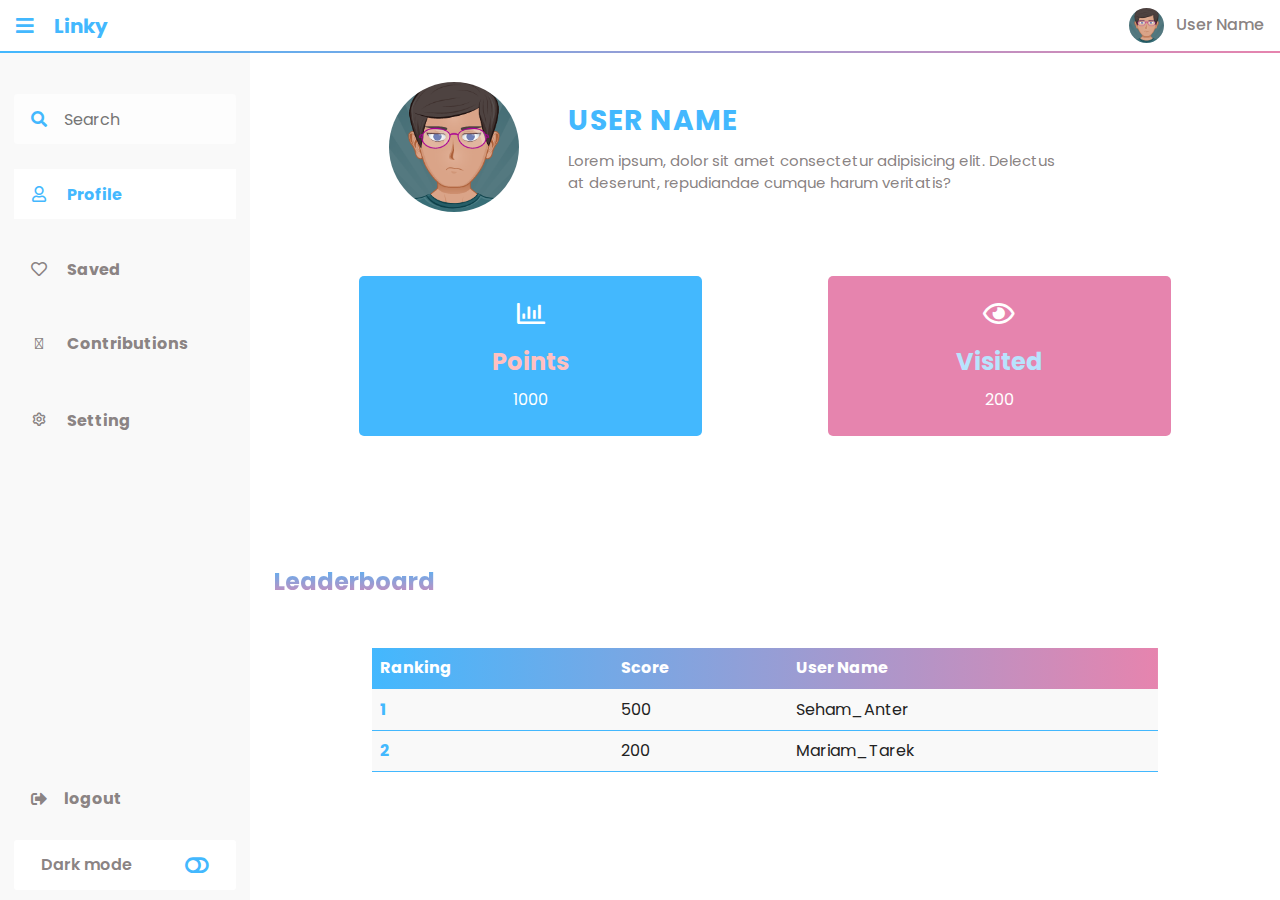
<file: profile.html>
<!DOCTYPE html>
<html lang="en">

<!-- Required meta tags -->
<meta charset="UTF-8">
<meta http-equiv="X-UA-Compatible" content="IE=edge">
<meta name="viewport" content="width=device-width, initial-scale=1, shrink-to-fit=no">
<!------------>
<!-- BOXICONS -->
<link rel="icon" type="image/x" href="images/icon1.png">
<link rel="stylesheet" href="https://cdn.jsdelivr.net/npm/boxicons@latest/css/boxicons.min.css">
<!-------------->
<!-- Bootstrap CSS -->
<link rel="stylesheet" href="sass/bootstrap.min.css">
<link rel="stylesheet" href="https://pro.fontawesome.com/releases/v5.10.0/css/all.css"
    integrity="sha384-AYmEC3Yw5cVb3ZcuHtOA93w35dYTsvhLPVnYs9eStHfGJvOvKxVfELGroGkvsg+p" crossorigin="anonymous" />
<!---------------->
<!-- CSS & icons -->
<link rel="stylesheet" href="normalize.css" />
<link rel="stylesheet" href="https://use.fontawesome.com/releases/v5.7.2/css/all.css">
<link rel="stylesheet" href="sass/style/general.css" />

<link
    href="https://fonts.googleapis.com/css2?family=Oswald:wght@500;600;700&family=Poppins:ital,wght@0,300;0,400;0,500;0,600;0,700;0,800;0,900;1,200&display=swap"
    rel="stylesheet">
<link rel="icon" type="image/x-icon" href="assets/logo.png">


<!-------------->
<script src="https://code.jquery.com/jquery-3.3.1.slim.min.js"
    integrity="sha384-q8i/X+965DzO0rT7abK41JStQIAqVgRVzpbzo5smXKp4YfRvH+8abtTE1Pi6jizo"
    crossorigin="anonymous"></script>
<title>Linky</title>
</head>

<body>
    <!-- start nav section -->
    <nav class="nav position-fixed profle__nav" id="nav">
        <div class="container-fluid p-0 m-0">
            <nav class="navbar navbar-expand-lg  ">
                <div class="d-flex align-items-center  justify-content-between gap-4 w-100 px-3 position-relative">
                    <div class="nav__right">
                        <a class="fs-5 me-3">
                            <i class="fas fa-bars" id="btn" onclick="toggleSidebar()"></i>
                        </a>
                        <a class="navbar-brand" href="index.html">Linky</a>
                    </div>
                    <div class="profile-information">
                        <img src="assets/avatar.png" class="img-fluid me-2 profile-img " alt="profiel picture">
                        <span class="text-capitalize">User name</span>
                    </div>
                </div>
            </nav>
        </div>
    </nav>
    <!-- end nav section -->
    <!-- start sidebar section -->

    <aside class="sidebar position-fixed pt-md-4 ">

        <div class="sidebar__menu ">
            <ul class="sidebar__list list-unstyled">

                <li data-toggle="disabled">
                    <form class="d-flex justify-content-between align-items-center">
                        <input type="submit" class="fas" value="&#xf002;">
                        <input type="search" data-toggle="disabled" class="rounded-1 pe-3" placeholder="Search">
                    </form>
                </li>
                <li data-toggle="profile__user" class="active">
                    <a href="#">
                        <i class="far fa-user"></i>
                        <span class="links_name text-capitalize">Profile</span>
                    </a>
                </li>
                <li data-toggle="profile__saved">
                    <a href="#">
                        <i class="far fa-heart" data-toggle="profile__saved"></i>
                        <span class=" links_name text-capitalize">saved</span>

                    </a>
                </li>
                <!--  -->
                <li data-toggle="profile__contribution">
                    <a href="#">
                        <i class="fad fa-upload"></i>
                        <span class=" links_name text-capitalize">Contributions</span>
                    </a>
                </li>
                <!--  -->
                <!--  -->
                <li data-toggle="profile__setting">
                    <a href="#">
                        <i class=" bx bx-cog "></i>
                        <span class=" links_name text-capitalize">setting</span>
                    </a>
                </li>
                <!--  -->
            </ul>
            <div class="sidebar__bottom d-flex flex-column align-items-start gap-3">

                <a href="#">
                    <i class="fas fa-sign-out-alt"></i>
                    <span class="links_name">logout</span>
                </a>


                <button
                    class="d-flex justify-content-around rounded-1 align-items-center w-100 change-theme-button profile_change-theme">
                    <span class="links_name">Dark mode</span>
                    <i class=" change-theme fas fa-toggle-off"></i>
                </button>

            </div>
        </div>
    </aside>

    <!-- end sidebar section -->
    <!-- start profile section -->
    <div class="profile position-absolute pb-3">

        <div class="profile__container  container pt-3">
            <div class="container-fluid active  profile__user p-0 profile__content">
                <div class="container-fluid d-flex justify-content-between mb-5 align-items-center">
                    <!-- start heading message -->
                    <div
                        class="profile_heading col-12 mt-3 d-flex justify-content-center flex-column flex-md-row text-center text-md-start align-items-center">
                        <figure class="col-md-2 me-3 col-12 ">
                            <img src="./assets/avatar.png" class="img-fluid" alt="personal img">
                        </figure>
                        <div class="profile_heading-details  col-md-9 col-lg-7 col-12">
                            <h2 class="text-uppercase fs-3">User Name</h2>
                            <p>Lorem ipsum, dolor sit amet consectetur adipisicing elit. Delectus at deserunt,
                                repudiandae cumque harum veritatis?</p>
                        </div>
                    </div>

                    <!-- end heading message -->
                </div>

                <!-- ========== start Dashboard ========== -->
                <div class="profile__point mb-5 mb-sm-0">
                    <div class="profile__point-container row gap-3">
                        <div class=" col-lg-4 col-sm-5 col-12 text-center p-4 ">
                            <i class="far fa-chart-bar mb-3 fs-3 icon"></i>
                            <h2 class="fs-4 text-capitalize">points</h2>
                            <span>1000</span>
                        </div>
                        <div class="col-lg-4 col-sm-5 col-12 text-center p-4 ">
                            <i class="far fa-eye mb-3 fs-3 icon"></i>
                            <h2 class="fs-4 text-capitalize">visited</h2>
                            <span>200</span>
                        </div>
                    </div>
                </div>
                <!-- ========== End Dashboard ========== -->

                <!-- ========== start Rate ========== -->
                <div class="container profile__rate">
                    <h3 class="text-capitalize fs-4 mb-md-5 mb-4 ">Leaderboard</h3>
                    <div class="row ">
                        <div class="table-responsive-sm">
                            <table class="table  ">
                                <thead>
                                    <tr>
                                        <th class="text-capitalize" scope="col">ranking</th>
                                        <th class="text-capitalize" scope="col">score</th>
                                        <th class="text-capitalize" scope="col">User name</th>
                                    </tr>
                                </thead>
                                <tbody>
                                    <tr>
                                        <th style="color:var(--gradient-1)" scope="row">1</th>

                                        <td>500</td>
                                        <td>Seham_Anter</td>
                                    </tr>
                                    <tr>
                                        <th style="color:var(--gradient-1)" scope="row">2</th>

                                        <td>200</td>
                                        <td>Mariam_Tarek</td>
                                    </tr>
                                </tbody>
                            </table>
                        </div>
                    </div>
                </div>
                <!-- ========== End Rate ========== -->

            </div>
            <!-- ========== start saved page ========== -->
            <div class="container  ms-lg-3 profile__saved  favorite profile__content">
                <div class="heading mb-5 mt-3">
                    <h2 class="text-capitalize m-auto">Saved items</h2>
                </div>
                <!-- ==== When user don't have saved items -->
                <div class="row">
                    <div class="empty-saved col-12 d-flex align-items-center ">

                        <p class="text-capitalize text-center ">
                            you don't have items yet
                        </p>

                    </div>
                </div>
                <!-- ==== When user don't have saved items -->
                <div class="row  gap-4">

                    <div class="saved p-4 col-lg-5  col-12">
                        <h3 class="text-capitalize fs-5 mb-3"> heading</h3>
                        <p class="mb-5">
                            Lorem ipsum dolor sit amet consectetur adipisicing elit.
                        </p>
                        <div class="saved__information  d-flex justify-content-between align-items-center">
                            <span class="saved__information-categroy"># categroy</span>
                            <span class="saved__information-date">12 /10</span>
                        </div>
                    </div>


                </div>
            </div>
            <!-- ========== end saved page ========== -->

            <!-- ========== start  Contribution ========== -->
            <div class="container  ms-lg-3 profile__contribution  contribution    profile__content">
                <div class="heading m-md-3 m-auto col-md-10">
                    <h2 class="text-capitalize me-auto">My Contributions</h2>

                    <div class="CntHeader row d-flex mx-0 my-3 text-bold ">
                        <h5 class="ms-auto col-6">Title</h5>
                        <h5 class="col-6 text-end">Status</h5>
                    </div>
                    <hr>
                    <ul class="p-0  contribution__links ">
                        <li class="accepted d-flex"><span class="ms-0 col-6" title="3/11/2022">how to be a problem
                                solver</span> <span class="ms-auto text-end col-6"><i class="fas fa-eye mx-3"
                                    title="View"></i><span>Accepted</span></span>
                        </li>
                        <hr>
                        <li title="3/11/2022" class="pending d-flex"><span class="ms-0 col-6">how to be a problem
                                solver</span> <span class="ms-auto text-end col-6"><i title="Cancel"
                                    class="far fa-times-circle"></i><i title="Edit"
                                    class="far fa-edit mx-3"></i><span>Pending</span></span>
                        </li>
                        <hr>
                        <li title="3/11/2022" class="accepted d-flex"><span class="ms-0 col-6">how to be a problem
                                solver</span> <span class="ms-auto text-end col-6"><i class="fas fa-eye mx-3"
                                    title="View"></i><span>Accepted</span></span>
                        </li>
                        <hr>
                        <li title="3/11/2022" class="pending d-flex"><span class="ms-0 col-6">how to be a problem
                                solver</span> <span class="ms-auto text-end col-6"><i title="Cancel"
                                    class="far fa-times-circle"></i><i title="Edit"
                                    class="far fa-edit mx-3"></i><span>Pending</span></span>
                        </li>
                        <hr>
                        <li title="3/11/2022" class="accepted d-flex"><span class="ms-0 col-6">how to be a problem
                                solver</span> <span class="ms-auto text-end col-6"><i class="fas fa-eye mx-3"
                                    title="View"></i><span>Accepted</span></span>
                        </li>
                        <hr>
                        <li title="3/11/2022" class="rejected d-flex"><span class="ms-0 col-6">how to be a problem
                                solver</span> <span class="ms-auto text-end col-6 "><i title="Remove"
                                    class="fas fa-trash mx-3"></i>
                                <span>Rejected</span></span>
                        </li>
                        <hr>
                        <li title="3/11/2022" class="rejected d-flex"><span class="ms-0 col-6">how to be a problem
                                solver</span> <span class="ms-auto text-end col-6"><i title="Remove"
                                    class="fas fa-trash mx-3"></i><span>rejected</span></span>
                        </li>
                        <hr>
                        <li title="3/11/2022" class="accepted d-flex"><span class="ms-0 col-6">how to be a problem
                                solver</span> <span class="ms-auto text-end col-6 "><i class="fas fa-eye mx-3"
                                    title="View"></i><span>Accepted</span></span>
                        </li>
                        <hr>
                    </ul>
                </div>
            </div>
            <!-- End Contribution -->

            <!-- ========== start  setting ========== -->
            <div class="container  ms-lg-3 profile__setting    profile__content">
                <div class="heading mb-5 mt-3">
                    <h2 class="text-capitalize me-auto">Personal information </h2>
                </div>
                <form>
                    <div class="form-group row">
                        <div class="picture  col-3 m-auto">
                            <div class="avatar-upload">
                                <div class="avatar-edit">
                                    <input type='file' id="imageUpload" accept=".png, .jpg, .jpeg" />
                                    <label for="imageUpload"><i class='bx bx-pencil'></i></label>
                                </div>
                                <div class="avatar-preview">
                                    <div id="imagePreview"
                                        style="background-image: url('https://img.freepik.com/free-vector/illustration-user-avatar-icon_53876-5907.jpg?w=740&t=st=1665856654~exp=1665857254~hmac=ade438076f6559c62ef63be0ce32fb92218c83722f3312dad9f4a1a4588ba010');">
                                    </div>
                                </div>
                            </div>
                        </div>
                        <div class="info p-3 mt-3 p-md-5 mt-md-3 formProfile">
                            <div class="form-group row m-2">
                                <div class="col-sm-9 m-auto">
                                    <input type="text" class="form-control" id="inputName" placeholder="Name" value="">
                                </div>
                            </div>
                            <div class="form-group row m-2">
                                <div class="col-sm-9 m-auto">
                                    <input type="text" class="form-control" id="staticEmail" placeholder="Email"
                                        value="">
                                </div>
                            </div>
                            <div class="form-group row m-2">
                                <div class="col-sm-9 m-auto">
                                    <input type="password" class="form-control" id="inputPassword"
                                        placeholder="Old Password" value="">
                                </div>
                            </div>
                            <div class="form-group row m-2">
                                <div class="col-sm-9 m-auto">
                                    <input type="password" class="form-control" id="inputPassword"
                                        placeholder="New Password" value="">
                                </div>
                            </div>
                            <div class="form-group row m-2">
                                <div class="col-sm-9 m-auto">
                                    <input type="password" class="form-control" id="inputPassword"
                                        placeholder="Confirm Password" value="">
                                </div>
                            </div>



                        </div>
                    </div>

                </form>
            </div>
            <!-- ========== end  setting ========== -->
        </div>

    </div>
    <!-- end profile section -->

    <!-- Optional JavaScript -->
    <script src="js/darkThem.js"></script>
    <script src="js/profile.js"></script>
    <!-- jQuery first, then Popper.js, then Bootstrap JS -->
    <script src="js/jquery-3.6.0.min.js"></script>
    <script src="js/bootstrap.min.js"></script>
    <script src="https://cdnjs.cloudflare.com/ajax/libs/popper.js/1.14.3/umd/popper.min.js"
        integrity="sha384-ZMP7rVo3mIykV+2+9J3UJ46jBk0WLaUAdn689aCwoqbBJiSnjAK/l8WvCWPIPm49"
        crossorigin="anonymous"></script>
</body>

</html>
</file>
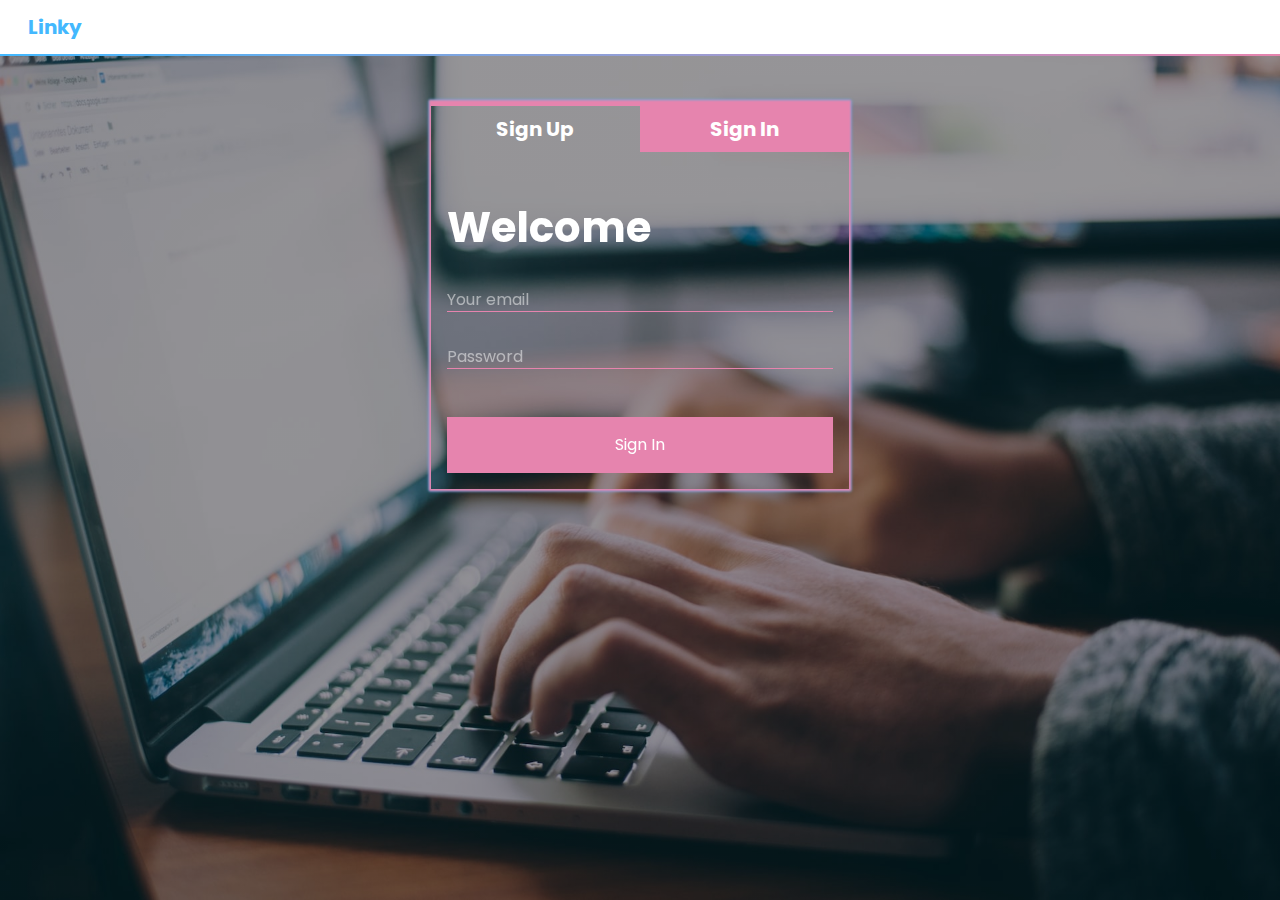
<file: registration.html>
<!DOCTYPE html>
<html lang="en">

<!-- Required meta tags -->
<meta charset="UTF-8">
<meta http-equiv="X-UA-Compatible" content="IE=edge">
<meta name="viewport" content="width=device-width, initial-scale=1, shrink-to-fit=no">
<!------------>
<!-- BOXICONS -->
<link rel="icon" type="image/x" href="images/icon1.png">
<link rel="stylesheet" href="https://cdn.jsdelivr.net/npm/boxicons@latest/css/boxicons.min.css">
<!-------------->
<!-- Bootstrap CSS -->
<link rel="stylesheet" href="sass/bootstrap.min.css">
<link rel="stylesheet" href="https://pro.fontawesome.com/releases/v5.10.0/css/all.css"
    integrity="sha384-AYmEC3Yw5cVb3ZcuHtOA93w35dYTsvhLPVnYs9eStHfGJvOvKxVfELGroGkvsg+p" crossorigin="anonymous" />
<!---------------->
<!-- CSS & icons -->
<link rel="stylesheet" href="normalize.css" />
<link rel="stylesheet" href="https://use.fontawesome.com/releases/v5.7.2/css/all.css">
<link rel="stylesheet" href="sass/style/general.css" />

<link
    href="https://fonts.googleapis.com/css2?family=Oswald:wght@500;600;700&family=Poppins:ital,wght@0,300;0,400;0,500;0,600;0,700;0,800;0,900;1,200&display=swap"
    rel="stylesheet">
<link rel="icon" type="image/x-icon" href="assets/logo.png">


<!-------------->
<script src="https://code.jquery.com/jquery-3.3.1.slim.min.js"
    integrity="sha384-q8i/X+965DzO0rT7abK41JStQIAqVgRVzpbzo5smXKp4YfRvH+8abtTE1Pi6jizo"
    crossorigin="anonymous"></script>
<title>linky</title>
</head>


<body>
    <nav class="nav position-sticky navbar navbar-expand-lg" id="nav">
        <div class="container-fluid p-0 py-1 px-3 m-0">

            <div class="container-fluid position-relative">
                <a class="navbar-brand" href="#">Linky</a>
            </div>

        </div>
    </nav>



    <div class="container-fluid  registration">
        <div class="row  align-self-center text-white ">
            <!--<Login & Signup Section>-->
            <div class="col  w-100  form-container">
                <!-- <Carousel> -->
                <div id="carousel"
                    class="carousel slide vert form-position  m-auto  col-11 col-sm-8 col-md-6 col-lg-4  "
                    data-bs-interval="false" data-bs-riding="carousel" data-bs-wrap="false">
                    <div class="carousel-inner  form my-5">
                        <div class="controls w-100 d-flex">
                            <a href="#carousel" class="fs-5 col-6 py-2 text-decoration-none  Btn  text-white "
                                role="button" data-bs-slide="next">
                                Sign Up
                                <a href="#carousel" class="fs-5 py-2 col-6  text-decoration-none Btn active text-white "
                                    role="button" data-bs-slide="prev">
                                    Sign In
                                </a>
                        </div>
                        <!-- <Login> -->
                        <div class="carousel-item active  p-3  ">
                            <div class=" align-items-center">
                                <div class="w-100">
                                    <h1 class="font-weight-bolder">Welcome</h1>
                                    <form>
                                        <div class="form-group position-relative mt-2">
                                            <input type="email"
                                                class="form-control registration__input rounded-0 text-white"
                                                id="SI-EmailInput" required
                                                onkeyup="this.setAttribute('value', this.value);" value="">
                                            <label for="SI-EmailInput"
                                                class="position-absolute bottom-0 text-white-50 left-0">Your
                                                email</label>
                                        </div>
                                        <div class="form-group position-relative">
                                            <input type="password"
                                                class="form-control registration__input rounded-0 text-white" value=""
                                                id="SI-PasswordInput" required
                                                onkeyup="this.setAttribute('value', this.value);" value="">
                                            <label for="SI-PasswordInput"
                                                class="position-absolute bottom-0 text-white-50 left-0">Password</label>
                                        </div>
                                        <button type="submit"
                                            class="btn mt-3 rounded-0 border-0 w-100 btn-dark font-weight-bold p-3">Sign
                                            In</button>
                                    </form>
                                </div>
                            </div>
                        </div>
                        <!-- </Login> -->
                        <!-- <Signup> -->
                        <div class="carousel-item  p-3">
                            <div class="align-items-center">
                                <div class="w-100">
                                    <h1 class="font-weight-bolder ">Get Started</h1>
                                    <form>
                                        <div class="form-group position-relative mt-2">
                                            <input type="text"
                                                class="form-control  registration__input rounded-0 text-white"
                                                id="SU-InputName" required
                                                onkeyup="this.setAttribute('value', this.value);" value="">
                                            <label for="SU-InputName"
                                                class="position-absolute bottom-0 text-white-50 left-0">Your
                                                name</label>
                                        </div>
                                </div>
                                <div class="form-group position-relative">
                                    <input type="email" class="form-control registration__input rounded-0 text-white"
                                        id="SU-EmailInput" required onkeyup="this.setAttribute('value', this.value);"
                                        value="">
                                    <label for="SU-EmailInput"
                                        class="position-absolute bottom-0 text-white-50 left-0">Your email</label>
                                </div>
                                <div class="form-group position-relative">
                                    <input type="password" class="form-control registration__input rounded-0 text-white"
                                        id="SU-InputPassword" required onkeyup="this.setAttribute('value', this.value);"
                                        value="">
                                    <label for="SU-InputPassword"
                                        class="position-absolute bottom-0 text-white-50 left-0">Password</label>
                                </div>
                                <div class="form-group position-relative">
                                    <input type="password" class="form-control registration__input rounded-0 text-white"
                                        id="SU-InputCoPassword" required
                                        onkeyup="this.setAttribute('value', this.value);" value="">
                                    <label for="SU-InputCoPassword"
                                        class="position-absolute bottom-0 text-white-50 left-0">Confirm Password</label>
                                </div>
                                <button type="submit"
                                    class="btn rounded-0 border-0 w-100 btn-dark font-weight-bold p-3 mt-3">Sign
                                    Up</button>
                                </form>
                            </div>
                        </div>
                    </div>
                </div>
            </div>
        </div>
    </div>

    </div> <!-- END OF CONTAINER -->
    <script>
        function toggleItem(elem) {
            for (var i = 0; i < elem.length; i++) {
                elem[i].addEventListener("click", function (e) {
                    var current = this;
                    for (var i = 0; i < elem.length; i++) {
                        if (current != elem[i]) {
                            elem[i].classList.remove('active');
                        } else {
                            current.classList.add('active')

                        }
                    }
                    e.preventDefault();
                });
            };
        }
        toggleItem(document.querySelectorAll('.controls a'));
    </script>
    <!-- end top article -->

    <!-- Optional JavaScript -->
    <script src="js/main.js"></script>
    <!-- jQuery first, then Popper.js, then Bootstrap JS -->
    <script src="js/jquery-3.6.0.min.js"></script>
    <script src="js/bootstrap.min.js"></script>
    <script src="https://cdnjs.cloudflare.com/ajax/libs/popper.js/1.14.3/umd/popper.min.js"
        integrity="sha384-ZMP7rVo3mIykV+2+9J3UJ46jBk0WLaUAdn689aCwoqbBJiSnjAK/l8WvCWPIPm49"
        crossorigin="anonymous"></script>
</body>

</html>
</file>
<file: sass/style/general.css>
/*Google Fonts*/
@import url("https://fonts.googleapis.com/css2?family=Poppins:wght@300;400;500;700&display=swap");
/*variables*/
/*coolors*/
:root {
  --mainBgColor: #fff;
  --secondaryBgColor: #f9f9f9;
  --mainTextColor: #43b8fe;
  --gradient-1: #43b8fe;
  --gradient-2: #e684ae;
  --secondaryTextColor: #a7a6a7;
  --light-gray: #807878ee;
  --overlayBg: rgb(0 0 0/50%);
  --rate: #ebe8e8;
  --text-color: #222;
  --transperentMainBgColor: #ffffffa1;
  --borderColor: #dfdfdf;
  --accepted: green;
  --pending: #868682;
  --rejected: red;
  --hrColor: initial;
}

.dark-theme {
  --mainBgColor: #18191a;
  --secondaryBgColor: #242526;
  --mainTextColor: #fff;
  --secondaryTextColor: #868e8d;
  --light-gray: #ccc;
  --overlayBg: rgb(0 0 0/80%);
  --rate: #3c3a3a;
  --text-color: #fff;
  --transperentMainBgColor: #18191a4d;
  --borderColor: #444141;
  --accepted: #33c633;
  --pending: #a5a5a2;
  --rejected: #ff6060;
  --hrColor: #ffe5e5;
}

*,
::before,
::after {
  box-sizing: border-box;
  padding: 0;
  margin: 0;
}

body {
  padding: 0;
  margin: 0;
  overflow-x: hidden;
  font-family: "Poppins", sans-serif;
  background: var(--mainBgColor);
}

.form-control:focus {
  border-color: var(--mainTextColor);
}

.navbar-toggler:focus {
  box-shadow: none !important;
}

p {
  font-size: 15px;
}

img {
  cursor: pointer;
}

ul li {
  list-style: none;
}

a {
  font-weight: bold;
  text-decoration: none;
  color: var(--gradient-1);
}

h1,
h2,
h3,
h4,
h5 {
  font-weight: bold;
  text-transform: capitalize;
  line-height: 1.5;
}

h1 {
  font-size: 42px;
}

nav a,
nav i.nav-link a {
  color: var(--gradient-1);
  cursor: pointer;
}

nav a:hover,
nav i.nav-link a:hover {
  color: var(--gradient-1);
}

.nav-item a {
  color: var(--mainTextColor);
  cursor: pointer;
}

.nav-item a:hover {
  color: var(--mainTextColor);
}

.nav-link:focus,
.nav-link:hover {
  color: var(--mainTextColor);
}

.navbar-toggler-icon {
  color: var(--mainTextColor) !important;
}

/* SCROLL BAR */
::-webkit-scrollbar {
  width: 0.5rem;
  height: 0.5rem;
  border-radius: 0.5rem;
  background-color: var(--mainBgColor);
  -webkit-border-radius: 0.5rem;
  -moz-border-radius: 0.5rem;
  -ms-border-radius: 0.5rem;
  -o-border-radius: 0.5rem;
}
::-webkit-scrollbar-thumb {
  background: linear-gradient(to bottom, var(--gradient-1), var(--gradient-2));
  border-radius: 0.5rem;
  -webkit-border-radius: 0.5rem;
  -moz-border-radius: 0.5rem;
  -ms-border-radius: 0.5rem;
  -o-border-radius: 0.5rem;
}

.profile .contribution h5,
.profile__setting h5, .favorite .saved__information-categroy, .favorite .saved h3, .profile__rate h3, .sideBarParent .sideBar .btn-toggle[aria-expanded=true] i, .sideBarParent .sideBar a:hover, .articleContainer .article__bottom > h5 span, .articleContainer .article__bottom > h5, .articleContainer h2 {
  background: linear-gradient(var(--gradient-1), var(--gradient-2));
  background-clip: text;
  -webkit-background-clip: text;
  -webkit-text-fill-color: transparent;
}

.btn-outline-success {
  background: linear-gradient(to right, var(--gradient-1), var(--gradient-2));
}

input:focus,
textarea:focus,
select:focus {
  box-shadow: none !important;
}

p {
  line-height: 1.5;
}

.btn-outline-success {
  color: #fff;
  border: none;
  outline: none;
}

.change-theme-button {
  border: none;
  outline: none;
  background-color: transparent;
  right: 12px;
  top: 18px;
}
.change-theme-button i {
  color: var(--mainTextColor);
  font-size: 21px;
}

.sidebar .profile_change-theme {
  background-color: var(--mainBgColor);
  height: 50px;
}
.sidebar .profile_change-theme span {
  color: var(--light-gray);
  font-weight: 600;
}

.sidebar.close .profile_change-theme {
  background-color: transparent;
}

.btn,
.btn:focus {
  border: none;
  outline: none;
  box-shadow: none;
}

/* start top artice*/
.articleContainer {
  position: absolute;
  right: 0;
  background: var(--mainBgColor);
  width: calc(100% - 300px);
}
@media (max-width: 991px) {
  .articleContainer {
    position: relative;
    width: 100%;
  }
}
.articleContainer .article {
  background: var(--secondaryBgColor);
  width: 95%;
  margin: auto;
}
.articleContainer .article h4 {
  color: var(--mainTextColor);
}
.articleContainer .article a {
  color: var(--secondaryTextColor);
}
.articleContainer .article__description {
  color: var(--light-gray);
}
.articleContainer .article__favorite i {
  color: var(--light-gray);
  cursor: pointer;
  font-size: 18px;
}
.articleContainer .article__favorite i.red_heart {
  color: #d73125;
}
.articleContainer .article__bottom > h5 {
  font-weight: 600;
  font-size: 15px;
}
.articleContainer .article__bottom > h5 span {
  font-size: 13px;
}
.articleContainer .article__bottom .percent {
  position: relative;
  width: 60px;
  height: 60px;
}
.articleContainer .article__bottom .percent .dot {
  position: absolute;
  inset: 5px;
  z-index: 10;
  transition: 0.3s;
  -webkit-transition: 0.3s;
  -moz-transition: 0.3s;
  -ms-transition: 0.3s;
  -o-transition: 0.3s;
  transform: rotate(calc(3.6deg * var(--num)));
  -webkit-transform: rotate(calc(3.6deg * var(--num)));
  -moz-transform: rotate(calc(3.6deg * var(--num)));
  -ms-transform: rotate(calc(3.6deg * var(--num)));
  -o-transform: rotate(calc(3.6deg * var(--num)));
}
.articleContainer .article__bottom .percent .dot::before {
  content: "";
  position: absolute;
  top: -4px;
  left: 50%;
  transform: translateX(-50%);
  -webkit-transform: translateX(-50%);
  -moz-transform: translateX(-50%);
  -ms-transform: translateX(-50%);
  -o-transform: translateX(-50%);
  width: 8px;
  height: 8px;
  background-color: var(--gradient-2);
  border-radius: 50%;
  -webkit-border-radius: 50%;
  -moz-border-radius: 50%;
  -ms-border-radius: 50%;
  -o-border-radius: 50%;
  box-shadow: 0 0 10px var(--gradient-2);
}
.articleContainer .article__bottom .percent svg {
  position: relative;
  width: 60px;
  height: 60px;
  transform: rotate(270deg);
  -webkit-transform: rotate(270deg);
  -moz-transform: rotate(270deg);
  -ms-transform: rotate(270deg);
  -o-transform: rotate(270deg);
}
.articleContainer .article__bottom .percent svg circle {
  width: 100%;
  height: 100%;
  fill: transparent;
  stroke-width: 3;
  stroke: var(--rate);
  transform: translate(5px, 5px);
  -webkit-transform: translate(5px, 5px);
  -moz-transform: translate(5px, 5px);
  -ms-transform: translate(5px, 5px);
  -o-transform: translate(5px, 5px);
}
.articleContainer .article__bottom .percent svg circle:nth-child(2) {
  stroke: var(--gradient-2);
  transition: 0.3s;
  -webkit-transition: 0.3s;
  -moz-transition: 0.3s;
  -ms-transition: 0.3s;
  -o-transition: 0.3s;
  stroke-dasharray: 156;
  stroke-dashoffset: calc(156 - 156 * var(--num) / 100);
}
.articleContainer .article__bottom .percent .number {
  position: absolute;
  inset: 0;
}
.articleContainer .article__bottom .percent .number P {
  margin-bottom: 0;
  font-weight: bold;
  font-size: 14px;
  color: var(--mainTextColor);
}

/* end top artice*/
.newArticle {
  display: none;
  width: 100%;
  height: 100%;
  top: 0;
  right: 0;
  left: 0;
  bottom: 0;
  background-color: rgba(0, 0, 0, 0.7098039216);
  z-index: 2000;
  transition: 0.5s;
  flex-direction: column;
  justify-content: center;
  align-items: center;
}
.newArticle.active {
  display: flex;
}
.newArticle .newArticle-form {
  z-index: 2001;
  width: 500px;
  max-width: 100%;
  background-color: var(--secondaryBgColor);
  padding: 4rem 1rem;
  border-radius: 7px;
}
.newArticle .newArticle-form .close-popup {
  background-color: #dc3545;
  color: #fff;
  position: absolute;
  right: 25px;
  top: 25px;
  width: -webkit-fit-content;
  width: -moz-fit-content;
  width: fit-content;
  padding: 2px 4px;
  border-radius: 2px;
  cursor: pointer;
}
.newArticle .newArticle-form .form-group {
  margin-bottom: 1.5rem;
}
.newArticle .newArticle-form .form-group textarea {
  resize: none;
}
.newArticle .newArticle-form label {
  color: var(--gradient-1);
  font-size: 18px;
  font-weight: 500;
}
.newArticle .newArticle-form input,
.newArticle .newArticle-form textarea,
.newArticle .newArticle-form select {
  background: var(--mainBgColor);
  border: 1px solid var(--borderColor);
  color: var(--text-color);
}
.newArticle .newArticle-form-submit {
  text-align: center;
  margin-top: 20px;
}
.newArticle .newArticle-form .newArticleBtn {
  background-color: var(--gradient-1);
  color: #fff;
}

.navbar {
  background-color: var(--mainBgColor);
  width: 100%;
  z-index: 11111;
  transition: background 0.3s;
  -webkit-transition: background 0.3s;
  -moz-transition: background 0.3s;
  -ms-transition: background 0.3s;
  -o-transition: background 0.3s;
  position: relative;
}
.navbar::before {
  content: "";
  position: absolute;
  bottom: -2px;
  right: 0;
  width: 100%;
  height: 2px;
  background: linear-gradient(to right, var(--gradient-1), var(--gradient-2));
}
.navbar-toggler {
  line-height: unset;
}
.navbar .signIn {
  color: var(--gradient-2);
}
.navbar .addArticle {
  font-weight: 400;
  color: var(--gradient-2);
}
.navbar .addArticle:hover {
  color: var(--gradient-2);
}
.navbar .dropdown-toggle {
  color: var(--gradient-2);
}
.navbar .dropdown-toggle:hover {
  color: var(--gradient-2);
}
.navbar .dropdown-menu {
  transition: 0.5s;
  -webkit-transition: 0.5s;
  -moz-transition: 0.5s;
  -ms-transition: 0.5s;
  -o-transition: 0.5s;
  background-color: var(--secondaryBgColor);
  top: 45px;
  border: none;
}
.navbar .dropdown-menu li a {
  color: var(--secondaryTextColor);
}
.navbar .dropdown-menu li a:hover {
  color: var(--light-gray);
  background-color: transparent !important;
}
.navbar .dropdown-item {
  margin-bottom: 0.5rem;
}

.profle__nav {
  z-index: 300;
  width: 100%;
  position: relative;
}
.profle__nav .profile-information .profile-img {
  width: 35px;
  border-radius: 50%;
  -webkit-border-radius: 50%;
  -moz-border-radius: 50%;
  -ms-border-radius: 50%;
  -o-border-radius: 50%;
}
.profle__nav .profile-information span {
  color: var(--light-gray);
  font-weight: 500;
}

/* ========= Start landing ========= */
.landing {
  height: 100vh;
}
.landing__content {
  height: 100vh;
  width: calc(100% - 300px);
  right: 0;
  position: absolute;
  z-index: 100;
  display: flex;
  justify-content: center;
  align-items: center;
  background-position: bottom;
  background: linear-gradient(0deg, var(--overlayBg), var(--overlayBg)), url(../../assets/landing.jpg) no-repeat;
  background-size: cover;
  background-position: center;
}

/* ========= end landing ========= */
.search {
  margin: auto;
  color: var(--mainTextColor);
  width: 100%;
  position: relative;
  z-index: 99;
  text-align: center;
}
.search h1 {
  color: #fff;
}
.search h3 {
  font-size: 27px;
  font-weight: 600;
  color: #df86b2;
}
.search button {
  border: none;
  outline: none;
  background: linear-gradient(to right, var(--gradient-1), var(--gradient-2));
  color: #fff;
  position: absolute;
  right: -31px;
  top: 50%;
  transform: translatey(-50%);
  -webkit-transform: translatey(-50%);
  -moz-transform: translatey(-50%);
  -ms-transform: translatey(-50%);
  -o-transform: translatey(-50%);
  width: -webkit-fit-content;
  width: -moz-fit-content;
  width: fit-content;
  padding: 10px;
  border-radius: 3px;
  -webkit-border-radius: 3px;
  -moz-border-radius: 3px;
  -ms-border-radius: 3px;
  -o-border-radius: 3px;
}

.sideBarParent {
  position: relative;
  background-color: var(--secondaryBgColor);
  height: calc(100vh - 56px);
  z-index: 1111;
  position: fixed;
  width: 300px;
  max-width: 100%;
  top: 56px;
  left: 0;
  transition: 0.3s;
  -webkit-transition: 0.3s;
  -moz-transition: 0.3s;
  -ms-transition: 0.3s;
  -o-transition: 0.3s;
}
.sideBarParent .openDashbord {
  display: none;
  width: 30px;
  height: 30px;
  color: #fff;
  position: fixed;
  z-index: 101;
  background: linear-gradient(to right, var(--gradient-1), var(--gradient-2));
  top: 4px;
  right: -30px;
  justify-content: center;
  align-items: center;
  cursor: pointer;
  border: none;
  outline: none;
}
.sideBarParent .openDashbord i {
  color: #fff;
}
.sideBarParent .sideBar {
  width: 100%;
  height: 100%;
  overflow-y: auto;
}
.sideBarParent .sideBar a {
  color: var(--mainTextColor);
  text-transform: capitalize;
  width: 100%;
  text-align: left;
  padding-left: 0.5rem;
  transition: 0.2s all;
  -webkit-transition: 0.2s all;
  -moz-transition: 0.2s all;
  -ms-transition: 0.2s all;
  -o-transition: 0.2s all;
}
.sideBarParent .sideBar .btn-toggle-nav li {
  line-height: 3;
}
.sideBarParent .sideBar .link-dark.rounded {
  color: var(--secondaryTextColor);
  transition: none;
  -webkit-transition: none;
  -moz-transition: none;
  -ms-transition: none;
  -o-transition: none;
}
.sideBarParent .sideBar .link-dark.rounded:hover {
  background: var(--light-gray);
  background-clip: text;
  -webkit-background-clip: text;
  -webkit-text-fill-color: transparent;
}
.sideBarParent .sideBar .content {
  transition: none;
  -webkit-transition: none;
  -moz-transition: none;
  -ms-transition: none;
  -o-transition: none;
}
.sideBarParent .sideBar .content:hover {
  background: var(--mainTextColor);
  background-clip: text;
  -webkit-background-clip: text;
  -webkit-text-fill-color: transparent;
}
.sideBarParent .sideBar .btn-toggle i {
  transition: transform 0.35s ease;
  transform-origin: 0.5em 50%;
  -webkit-transition: transform 0.35s ease;
  -moz-transition: transform 0.35s ease;
  -ms-transition: transform 0.35s ease;
  -o-transition: transform 0.35s ease;
  background: var(--mainTextColor);
  background-clip: text;
  -webkit-background-clip: text;
  -webkit-text-fill-color: transparent;
}
.sideBarParent .sideBar .btn-toggle[aria-expanded=true] i {
  transform: rotate(90deg);
}

.searchResult {
  position: absolute;
  right: 0;
  top: 64px;
  min-height: 100vh;
  width: calc(100% - 300px);
  color: var(--mainTextColor);
  z-index: 99;
}
.searchResult h2.error {
  -webkit-text-fill-color: #eb3a4b;
}

.registration .form-container {
  min-height: calc(100vh - 54px);
  background: linear-gradient(0deg, rgba(0, 0, 0, 0.4), rgba(0, 0, 0, 0.4)), url(../../assets/landing.jpg) no-repeat;
  background-size: cover;
  background-position: bottom;
}
.registration .form-container .form {
  -o-border-image: linear-gradient(to right, #43b8fe, #e684ae) 30;
     border-image: linear-gradient(to right, #43b8fe, #e684ae) 30;
  box-shadow: radial-gradient(at 50% 0, black, transparent 70%), linear-gradient(0deg, black, transparent 50%) bottom;
  box-shadow: 0 0 6px 1px #43b8fe, 0 0 7px 2px #e684ae;
  box-shadow: 0 0 2px 2px #e684ae, 0 0 3px 2px #43b8fe;
  background: transparent;
}
.registration .controls a {
  text-align: center;
  transition: 0.3s;
  -webkit-transition: 0.3s;
  -moz-transition: 0.3s;
  -ms-transition: 0.3s;
  -o-transition: 0.3s;
}
.registration .controls a.active,
.registration .controls a {
  transition: 0.3s;
  -webkit-transition: 0.3s;
  -moz-transition: 0.3s;
  -ms-transition: 0.3s;
  -o-transition: 0.3s;
}
.registration .controls a.active,
.registration .controls a:hover {
  background: linear-gradient(to right, #e684ae, #e684ae);
}
.registration .controls a {
  border-top: 4px solid #e684ae !important;
}
.registration__input {
  background-color: transparent;
  border: none;
  border-bottom: 1px solid #e684ae;
  color: white;
  transition: 0.3s;
  -webkit-transition: 0.3s;
  -moz-transition: 0.3s;
  -ms-transition: 0.3s;
  -o-transition: 0.3s;
  padding: 0;
}
.registration .form-group {
  margin-bottom: 2rem;
}
.registration .form-control:focus {
  background-color: transparent;
  color: white;
}
.registration button[type=submit] {
  background: #e684ae;
}
.registration button[type=submit]:hover {
  background: #e684ae;
}
.registration input:focus ~ label,
.registration input:not([value=""]) ~ label {
  margin-bottom: 1.5rem;
  font-size: 13px;
  transition: 0.5s;
  color: white !important;
}

.sidebar {
  height: calc(100vh - 50px);
  width: 250px;
  background: var(--secondaryBgColor);
  top: 50px;
  left: 0;
  padding: 10px 14px;
  transition: 0.3s;
  -webkit-transition: 0.3s;
  -moz-transition: 0.3s;
  -ms-transition: 0.3s;
  -o-transition: 0.3s;
  z-index: 50;
}
.sidebar.close {
  width: 70px;
}
.sidebar.close .sidebar__logo {
  font-size: 20px;
  opacity: 0;
}
.sidebar.close i#btn {
  left: 50%;
}
.sidebar.close span {
  display: none;
}
.sidebar__menu {
  height: 100%;
  display: flex;
  flex-direction: column;
  justify-content: space-between;
}
.sidebar__list {
  margin-top: 20px;
}
.sidebar__list li {
  transition: 0.5s;
  -webkit-transition: 0.5s;
  -moz-transition: 0.5s;
  -ms-transition: 0.5s;
  -o-transition: 0.5s;
}
.sidebar__list li:hover {
  background-color: var(--mainBgColor);
}
.sidebar__list li:not(:first-of-type) {
  height: 50px;
  width: 100%;
  position: relative;
  margin-top: 10px;
  line-height: 50px;
  display: flex;
  align-items: center;
  margin-top: 25px;
}
.sidebar__list li:not(:first-of-type) i:hover {
  background-color: var(--mainBgColor);
  color: var(--gradient-1);
}
.sidebar__list li a {
  color: var(--light-gray);
  height: 100%;
  width: 100%;
  transition: color 0.5s;
  -webkit-transition: color 0.5s;
  -moz-transition: color 0.5s;
  -ms-transition: color 0.5s;
  -o-transition: color 0.5s;
}
.sidebar__list li a:hover {
  color: var(--gradient-1);
}
.sidebar__list li i {
  height: 50px;
  min-width: 50px;
  line-height: 50px;
  text-align: center;
}
.sidebar__list li i#btn {
  position: absolute;
  left: 90%;
  top: 6px;
  font-size: 20px;
  height: 50px;
  width: 50px;
  text-align: center;
  line-height: 50px;
  transform: translateX(-50%);
  -webkit-transform: translateX(-50%);
  -moz-transform: translateX(-50%);
  -ms-transform: translateX(-50%);
  -o-transform: translateX(-50%);
  cursor: pointer;
}
.sidebar__list li.active a, .sidebar__list li.active i {
  background-color: var(--mainBgColor);
  color: var(--gradient-1);
}
.sidebar__list form {
  height: 50px;
}
.sidebar__list form input[type=search] {
  position: relative;
  border: none;
  height: 100%;
  outline: none;
  width: 100%;
  padding: 5px 0 5px 50px;
  background-color: var(--transperentMainBgColor);
  color: var(--text-color);
  transition: background 0.3s;
  -webkit-transition: background 0.3s;
  -moz-transition: background 0.3s;
  -ms-transition: background 0.3s;
  -o-transition: background 0.3s;
}
.sidebar__list form input[type=search]:focus {
  background-color: var(--mainBgColor);
}
.sidebar__list form input[type=submit] {
  position: absolute;
  z-index: 1;
  background: none;
  border: none;
  width: 50px;
  color: var(--gradient-1);
}
.sidebar__bottom a {
  color: var(--light-gray);
  transition: 0.5s;
  -webkit-transition: 0.5s;
  -moz-transition: 0.5s;
  -ms-transition: 0.5s;
  -o-transition: 0.5s;
  width: 100%;
  height: 50px;
  display: flex;
  align-items: center;
}
.sidebar__bottom a i {
  width: 50px;
  display: flex;
  align-items: center;
  justify-content: center;
}
.sidebar__bottom a:hover {
  background-color: var(--mainBgColor);
  color: var(--gradient-1);
}

.profile {
  width: calc(100% - 250px);
  left: 250px;
  top: 50px;
  transition: 0.5s;
  -webkit-transition: 0.5s;
  -moz-transition: 0.5s;
  -ms-transition: 0.5s;
  -o-transition: 0.5s;
}
.profile_heading figure img {
  width: 130px;
  border-radius: 50%;
}
.profile_heading h2 {
  color: var(--gradient-1);
  letter-spacing: 1px;
}
.profile_heading p {
  color: var(--light-gray);
  width: 500px;
  max-width: 100%;
}
.profile__point {
  min-height: 32vh;
}
.profile__point-container {
  justify-content: space-evenly;
}
.profile__point-container div:first-of-type {
  background: var(--gradient-1);
}
.profile__point-container div:first-of-type h2 {
  color: #ffc0c0;
}
.profile__point-container div:last-of-type {
  background: var(--gradient-2);
}
.profile__point-container div:last-of-type h2 {
  color: #b8e3fd;
}
.profile__point-container div {
  border-radius: 5px;
  -webkit-border-radius: 5px;
  -moz-border-radius: 5px;
  -ms-border-radius: 5px;
  -o-border-radius: 5px;
}
.profile__point-container div i {
  color: #fff;
}
.profile__point-container div span {
  color: #fff;
}
.profile__rate table {
  width: 100%;
  background-color: var(--secondaryBgColor);
}
.profile__rate table thead {
  background: linear-gradient(to right, var(--gradient-1), var(--gradient-2));
  color: #fff;
}
.profile__rate table thead tr {
  border-bottom: 2px solid transparent;
}
.profile__rate table tbody tr {
  border-bottom: 1px solid #43b8fe;
  transition: 0.2s;
  -webkit-transition: 0.2s;
  -moz-transition: 0.2s;
  -ms-transition: 0.2s;
  -o-transition: 0.2s;
  color: var(--text-color);
}
.profile__rate table tbody tr:hover {
  background-color: rgba(67, 184, 254, 0.0784313725);
}
.profile__rate table tbody tr th,
.profile__rate table tbody tr td {
  text-transform: capitalize;
}
.profile .profile__content {
  display: none;
  transition: 0.4s;
  -webkit-transition: 0.4s;
  -moz-transition: 0.4s;
  -ms-transition: 0.4s;
  -o-transition: 0.4s;
}
.profile .profile__content.active {
  display: block;
}
.profile .avatar-upload {
  position: relative;
  max-width: 205px;
}
.profile .picture {
  width: -webkit-fit-content;
  width: -moz-fit-content;
  width: fit-content;
}
.profile .avatar-upload .avatar-edit {
  position: absolute;
  right: 12px;
  z-index: 1;
  top: 10px;
}
.profile .avatar-upload .avatar-edit input {
  display: none;
}
.profile .avatar-upload .avatar-edit input + label {
  display: inline-block;
  width: 34px;
  height: 34px;
  margin-bottom: 0;
  border-radius: 100%;
  background: #ffffff;
  border: 1px solid transparent;
  box-shadow: 0px 2px 4px 0px rgba(0, 0, 0, 0.12);
  cursor: pointer;
  font-weight: normal;
  transition: all 0.2s ease-in-out;
  -webkit-transition: all 0.2s ease-in-out;
  -moz-transition: all 0.2s ease-in-out;
  -ms-transition: all 0.2s ease-in-out;
  -o-transition: all 0.2s ease-in-out;
  -webkit-border-radius: 100%;
  -moz-border-radius: 100%;
  -ms-border-radius: 100%;
  -o-border-radius: 100%;
}
.profile .avatar-upload .avatar-edit input + label:hover {
  background: #f1f1f1;
  border-color: #d6d6d6;
}
.profile .avatar-upload .avatar-edit input + label i {
  font-family: "FontAwesome";
  color: #757575;
  position: absolute;
  top: 10px;
  left: 0;
  right: 0;
  text-align: center;
  margin: auto;
}
.profile .avatar-upload .avatar-preview {
  width: 192px;
  height: 192px;
  position: relative;
  border-radius: 100%;
  border: 6px solid #daf0fd;
  box-shadow: 0px 4px 4px 0px rgba(233, 174, 199, 0.8235294118);
}

.avatar-upload .avatar-preview > div {
  width: 100%;
  height: 100%;
  border-radius: 100%;
  background-size: cover;
  background-repeat: no-repeat;
  background-position: center;
}

.sidebar.close ~ .profile {
  width: calc(100% - 70px);
  left: 70px;
}

.formProfile input,
.formProfile input:focus {
  background-color: var(--secondaryBgColor);
  border: none;
  color: var(--text-color);
}

/* start favorite section*/
.favorite .heading h2 {
  color: var(--mainTextColor);
  letter-spacing: 2px;
  width: -webkit-fit-content;
  width: -moz-fit-content;
  width: fit-content;
  position: relative;
}
.favorite .heading h2::before {
  content: "";
  position: absolute;
  width: 100%;
  bottom: -8px;
  left: 0;
  height: 2px;
  background-color: var(--gradient-1);
}
.favorite .heading h2::after {
  content: "";
  width: 15px;
  height: 15px;
  border-radius: 50%;
  -webkit-border-radius: 50%;
  -moz-border-radius: 50%;
  -ms-border-radius: 50%;
  -o-border-radius: 50%;
  position: absolute;
  left: 50%;
  bottom: -15px;
  transform: translateX(-50%);
  -webkit-transform: translateX(-50%);
  -moz-transform: translateX(-50%);
  -ms-transform: translateX(-50%);
  -o-transform: translateX(-50%);
  border: 1px solid var(--gradient-1);
  background-color: var(--mainBgColor);
}
.favorite .empty-saved p {
  color: var(--light-gray);
}
.favorite .saved {
  background-color: var(--secondaryBgColor);
  border-radius: 10px;
  -webkit-border-radius: 10px;
  -moz-border-radius: 10px;
  -ms-border-radius: 10px;
  -o-border-radius: 10px;
}
.favorite .saved p {
  color: var(--light-gray);
}
.favorite .saved__information-date {
  background-color: var(--gradient-1);
  color: #fff;
  padding: 5px;
  font-size: 13px;
  border-radius: 7px;
  -webkit-border-radius: 7px;
  -moz-border-radius: 7px;
  -ms-border-radius: 7px;
  -o-border-radius: 7px;
}

.profile .contribution h2,
.profile__setting h2 {
  color: var(--gradient-1);
  margin-bottom: 3rem;
}
.profile .contribution h5,
.profile__setting h5 {
  font-size: 22px;
}
.profile .contribution .accepted,
.profile__setting .accepted {
  color: var(--accepted);
}
.profile .contribution .rejected,
.profile__setting .rejected {
  color: var(--rejected);
}
.profile .contribution .pending,
.profile__setting .pending {
  color: var(--pending);
}
.profile .contribution i,
.profile .contribution .contribution__links li,
.profile__setting i,
.profile__setting .contribution__links li {
  cursor: pointer;
}
.profile .contribution .contribution__links li,
.profile__setting .contribution__links li {
  font-weight: 500;
}

.profile .contribution hr {
  color: var(--hrColor);
}
.profile .contribution .contribution__links {
  margin-top: 2rem;
}

@media (max-width: 991px) {
  .landing .landing__content,
.landing .searchResult {
    position: relative;
    width: 100%;
    z-index: 99;
  }
  .sideBarParent {
    transform: translateX(-100%);
    -webkit-transform: translateX(-100%);
    -moz-transform: translateX(-100%);
    -ms-transform: translateX(-100%);
    -o-transform: translateX(-100%);
    transition: 0.5s;
    -webkit-transition: 0.5s;
    -moz-transition: 0.5s;
    -ms-transition: 0.5s;
    -o-transition: 0.5s;
  }
  .sideBarParent.active {
    transform: translateX(0);
    -webkit-transform: translateX(0);
    -moz-transform: translateX(0);
    -ms-transform: translateX(0);
    -o-transform: translateX(0);
  }
  .sideBarParent .openDashbord {
    display: flex;
  }
  .searchResult li {
    width: 95%;
  }
}
@media (min-width: 992px) {
  .navbar form {
    flex-basis: 60%;
  }
  .profile__rate table {
    width: 80%;
    margin: auto;
  }
}
@media (max-width: 765px) {
  .searchResult h2 {
    width: 100% !important;
    padding-left: 20px;
  }
  /*profile*/
  .profile {
    width: 100%;
    left: 0;
    padding-bottom: 90px !important;
  }
  .profile__pic {
    width: 120px;
    height: 120px;
  }
  .profile__pic img {
    width: 120px;
  }
  .sidebar.close ~ .profile {
    width: 100%;
    left: 0;
  }
  #btn {
    display: none;
  }
  .sidebar {
    height: 74px;
    background: var(--secondaryBgColor);
    transform: unset;
    top: unset;
    bottom: 0;
    left: 50%;
    width: 95%;
    max-width: 100%;
    transform: translatex(-50%);
    -webkit-transform: translatex(-50%);
    -moz-transform: translatex(-50%);
    -ms-transform: translatex(-50%);
    -o-transform: translatex(-50%);
    display: flex;
    justify-content: center;
    border-top-left-radius: 5px;
    border-top-right-radius: 5px;
    z-index: 1000;
  }
  .sidebar__menu {
    flex-direction: row;
    justify-content: unset;
  }
  .sidebar__list {
    margin-top: unset;
    margin-bottom: 0;
    display: flex;
  }
  .sidebar__list li:not(:first-of-type) {
    height: -webkit-fit-content;
    height: -moz-fit-content;
    height: fit-content;
    width: -webkit-fit-content;
    width: -moz-fit-content;
    width: fit-content;
    line-height: unset;
    display: initial;
    margin-top: unset;
  }
  .sidebar__list li {
    height: 50px;
  }
  .sidebar__list li a span {
    display: none;
  }
  .sidebar__list li i {
    width: 50px;
    height: 50px;
    line-height: unset;
    min-width: unset;
    border-radius: unset;
    -webkit-border-radius: unset;
    -moz-border-radius: unset;
    -ms-border-radius: unset;
    -o-border-radius: unset;
    display: flex;
    justify-content: center;
    align-items: center;
  }
  .sidebar__list form {
    display: none !important;
  }
  .sidebar__bottom {
    flex-direction: row !important;
  }
  .sidebar__bottom a span,
.sidebar__bottom button span {
    display: none;
  }
  .sidebar__bottom .profile_change-theme {
    background-color: transparent;
  }
  .sidebar__bottom .profile_change-theme i {
    width: 50px;
  }
}
@media screen and (max-width: 500px) {
  .newArticle-form {
    overflow-y: auto;
  }
}
@media (min-width: 351px) and (max-width: 520px) {
  .search h1 {
    font-size: 35px;
  }
  .search h3 {
    font-size: 24px;
  }
}
@media (max-width: 350px) {
  .search h1 {
    font-size: 30px;
  }
  .search h3 {
    font-size: 22px;
  }
}/*# sourceMappingURL=general.css.map */
</file>
